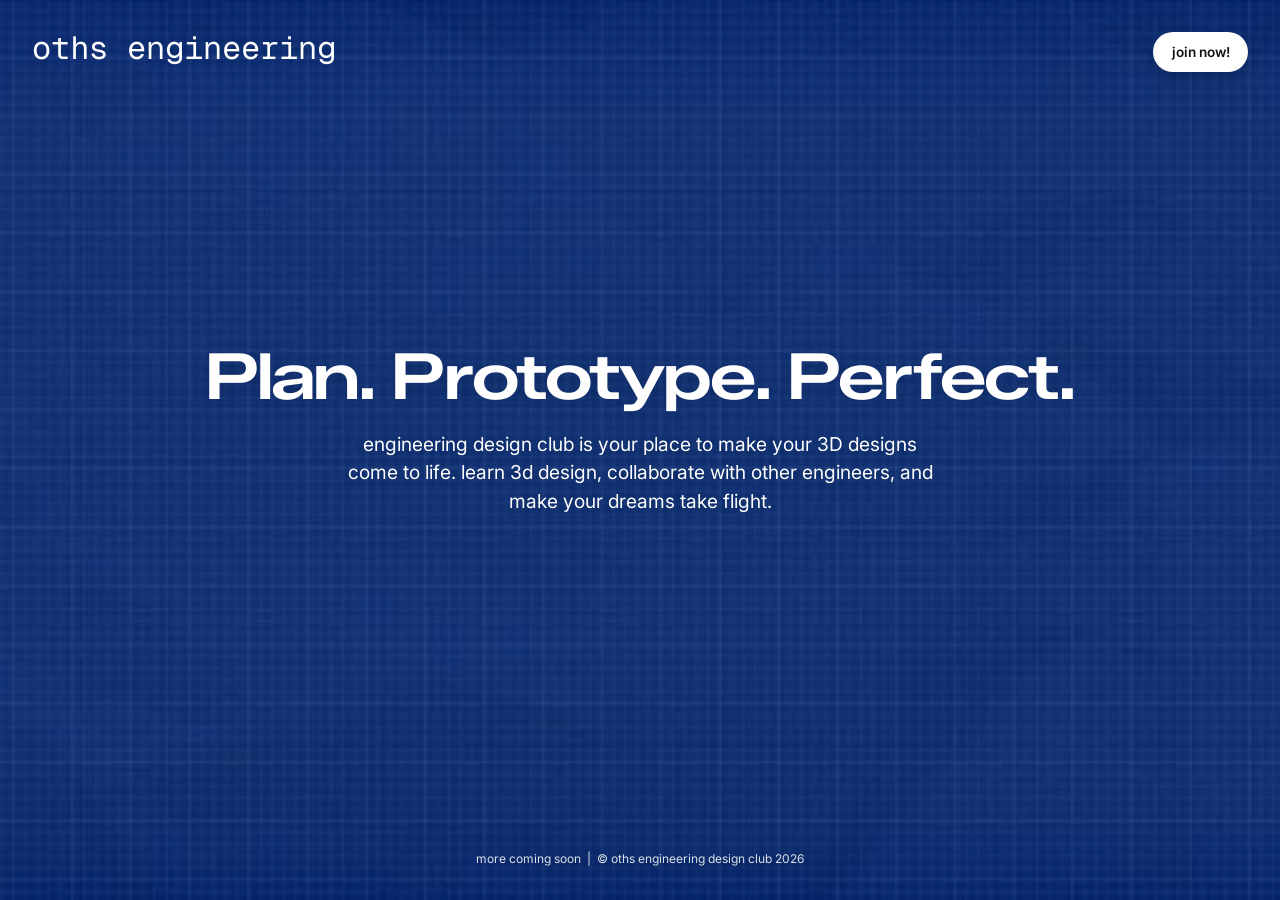
<file: .archive/index.html>
<!DOCTYPE html>
<html lang="en">
<head>
  <meta charset="UTF-8" />
  <meta name="viewport" content="width=device-width, initial-scale=1.0" />

  <title>oths engineering</title>

  <link rel="preconnect" href="https://fonts.googleapis.com">
  <link rel="preconnect" href="https://fonts.gstatic.com" crossorigin>
  <link href="https://fonts.googleapis.com/css2?family=Geist+Mono:ital,wght@0,100..900;1,100..900&family=Inter:ital,opsz,wght@0,14..32,100..900;1,14..32,100..900&family=Zalando+Sans+Expanded:ital,wght@0,200..900;1,200..900&display=swap" rel="stylesheet">

  <link rel="stylesheet" href="style.css" />
</head>

<body>
  <main class="page">

    <a class="wordmark" href="#">
      oths engineering
    </a>

    <button class="silly-button" type="button">
      join now!
    </button>

    <section class="hero">
      <h1>Plan. Prototype. Perfect.</h1>

      <p>
        engineering design club is your place to make your 3D designs come to life.
        learn 3d design, collaborate with other engineers, and make your dreams take flight.
      </p>
    </section>

    <footer class="footer">
      more coming soon&nbsp; | &nbsp;© oths engineering design club 2026
    </footer>

  </main>

  <script src="script.js"></script>
</body>
</html>
</file>
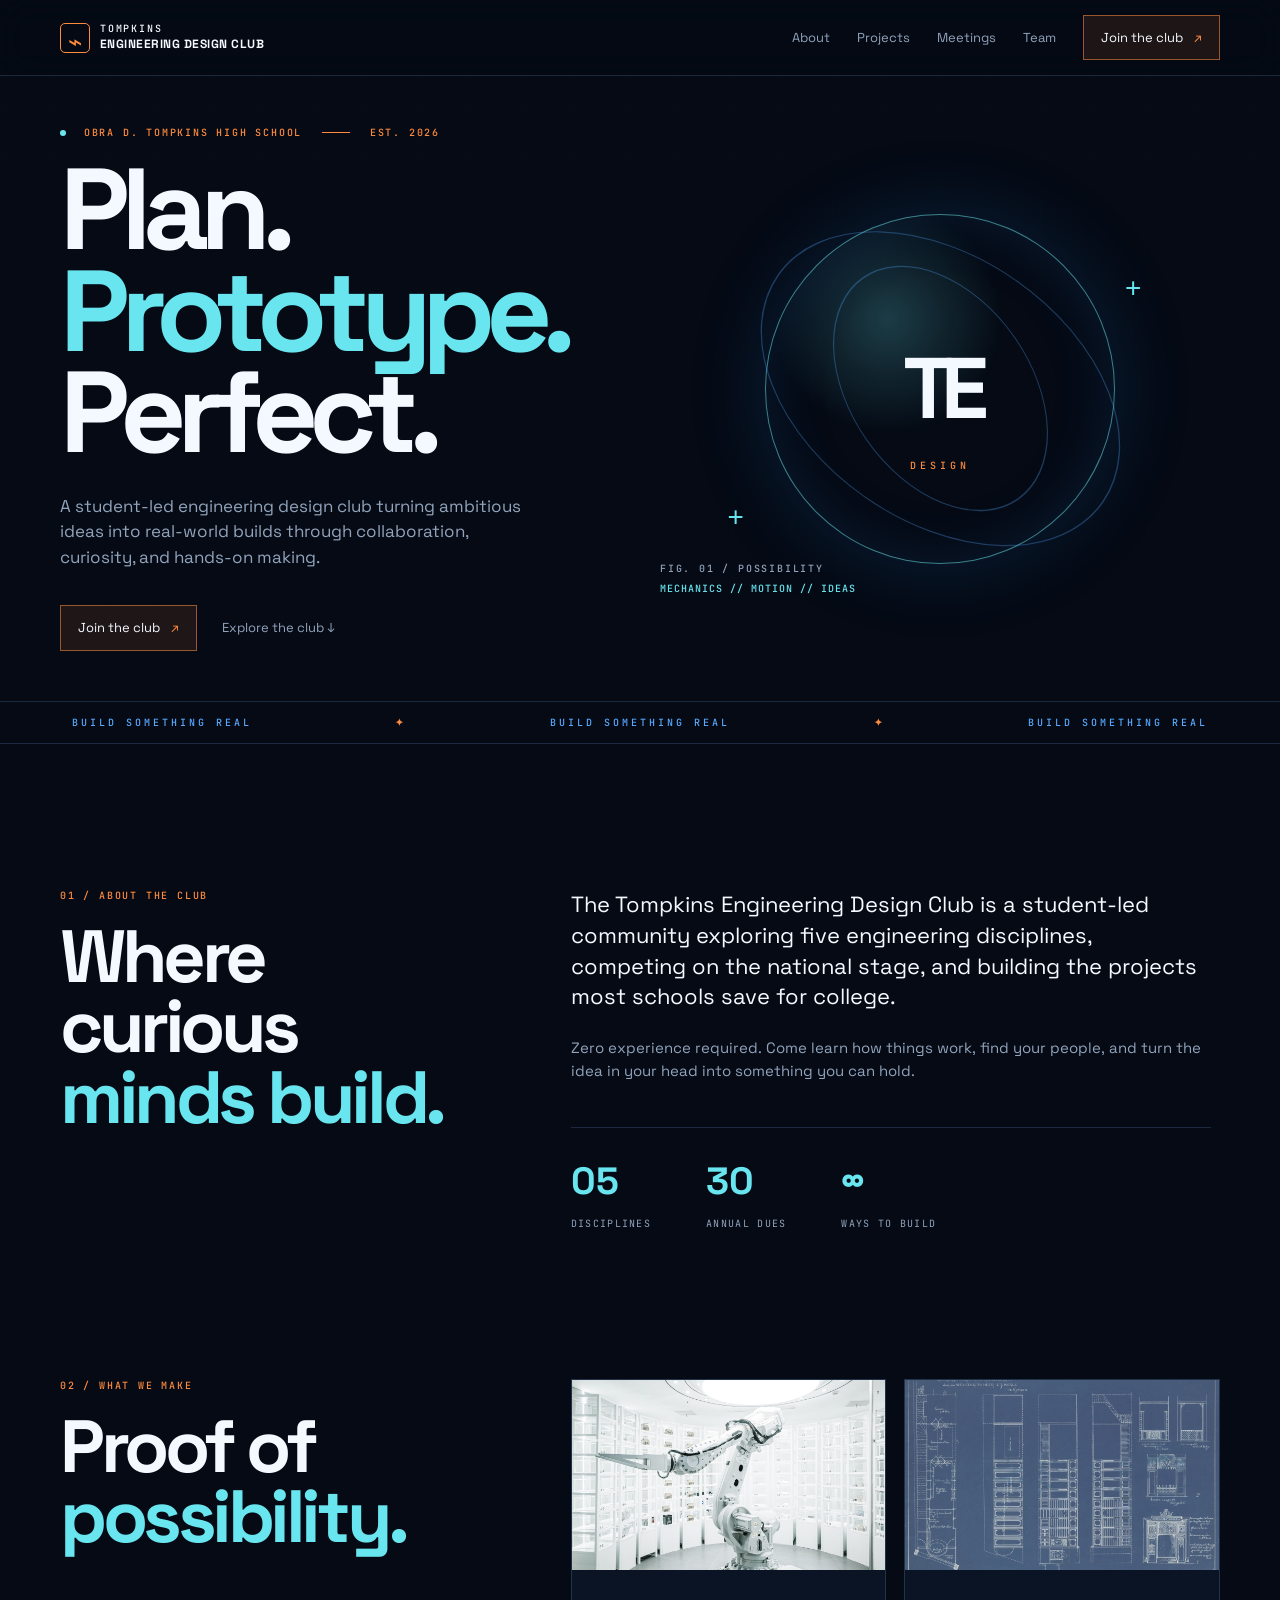
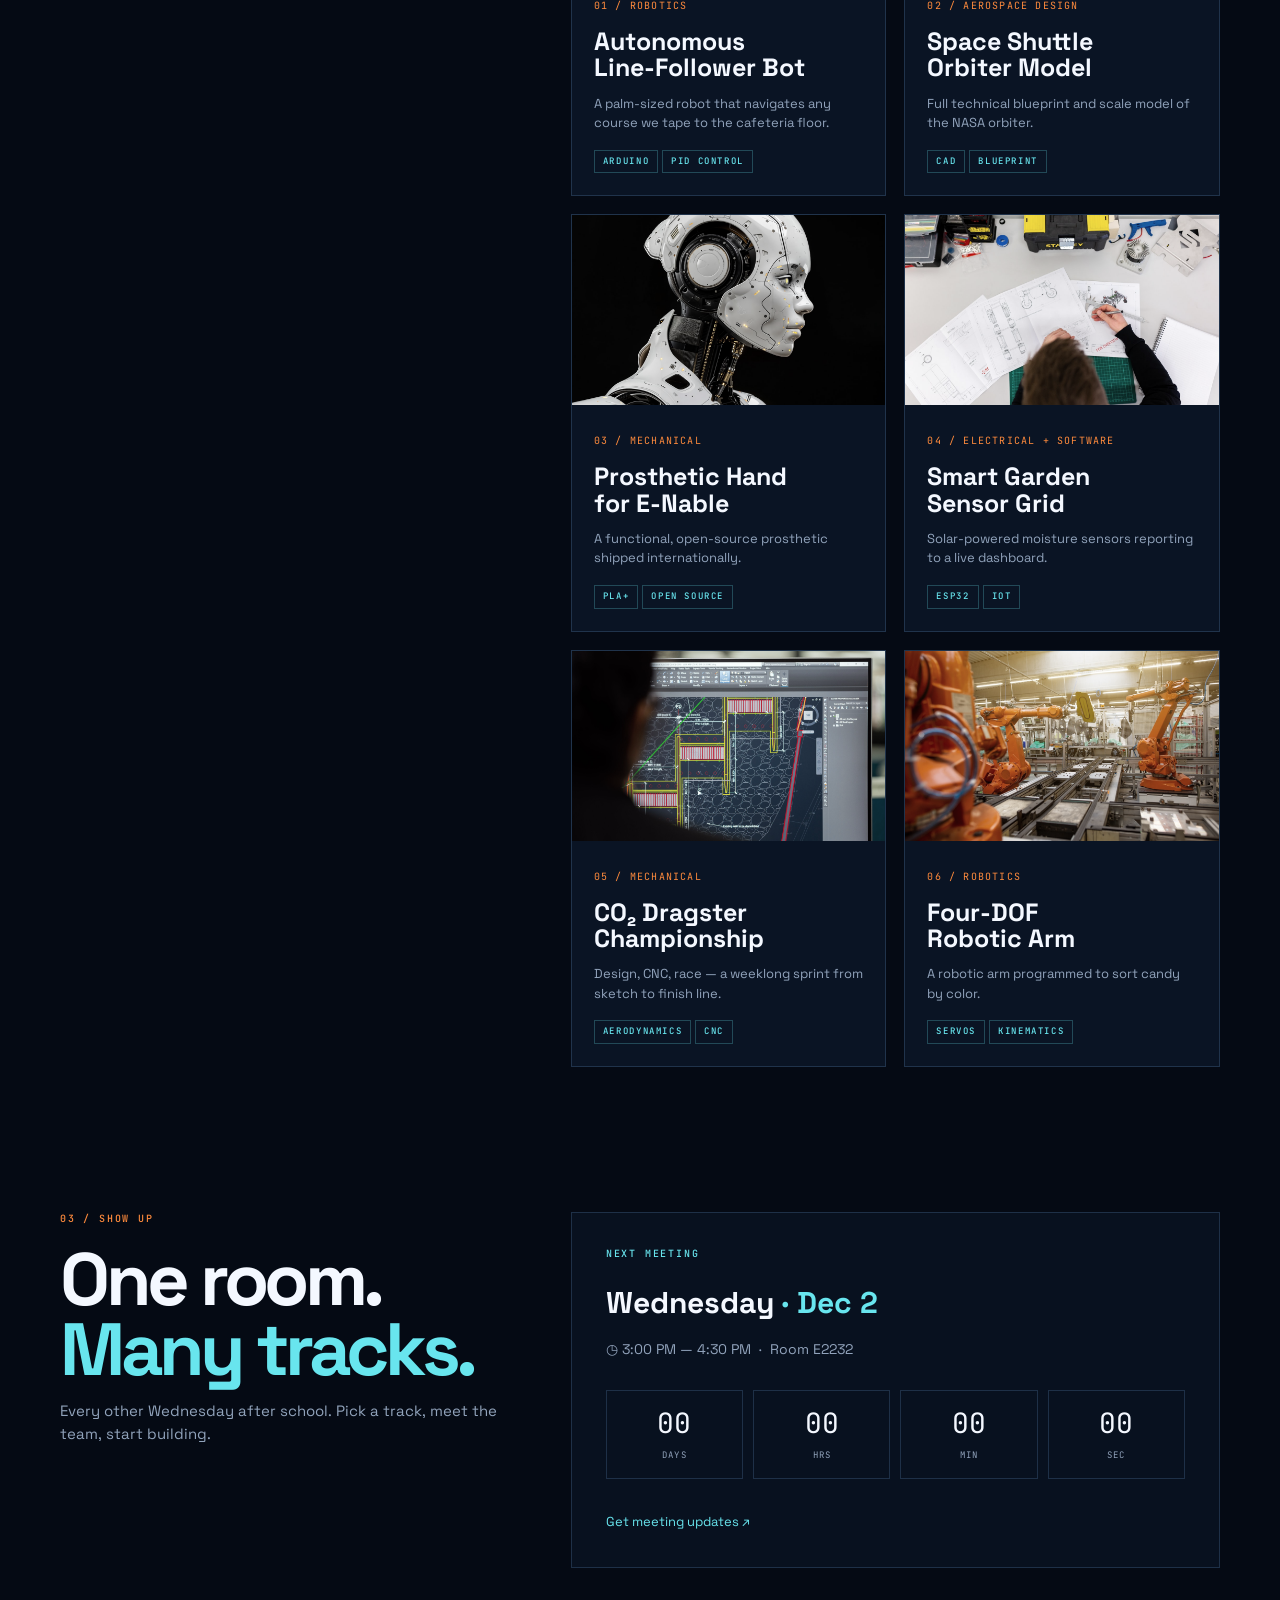
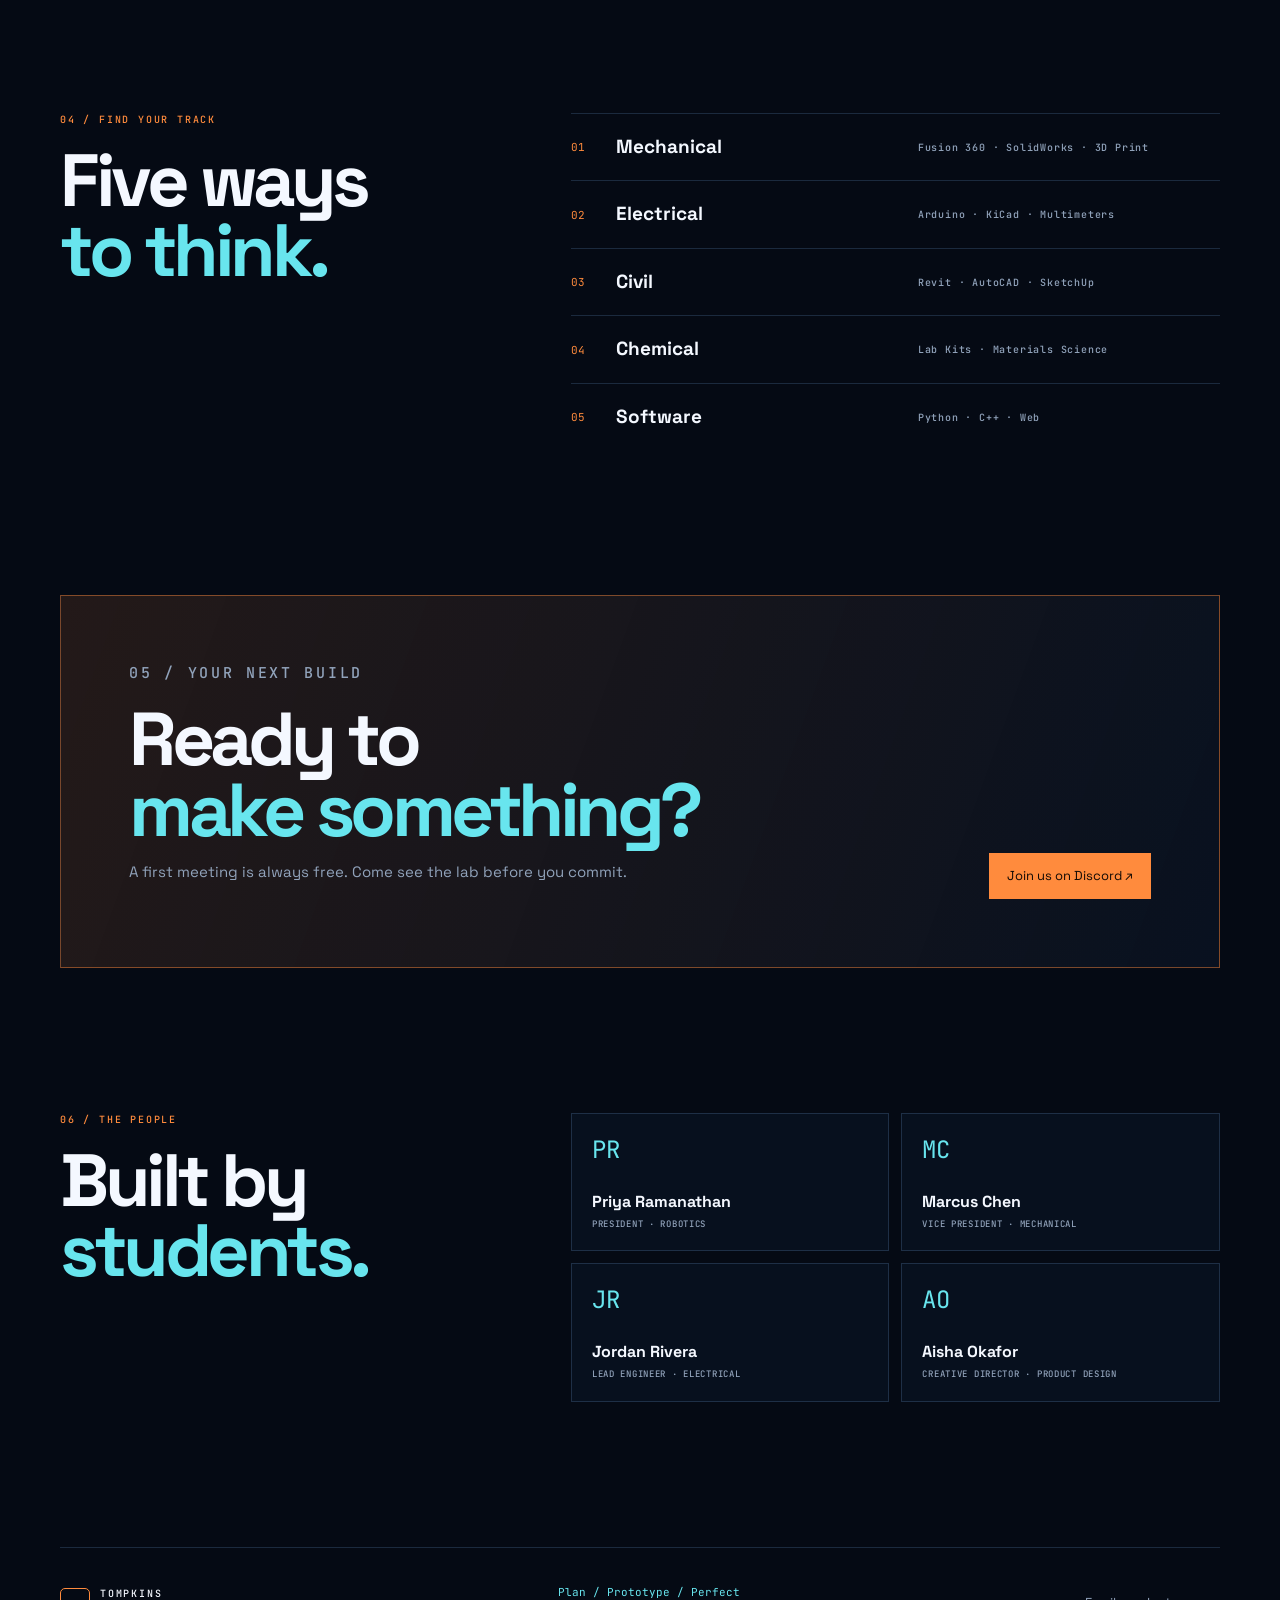
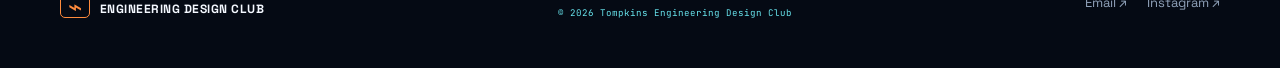
<file: vishwa-v1/index.html>
<!doctype html>
<html lang="en">
<head>
  <meta charset="utf-8">
  <meta name="viewport" content="width=device-width, initial-scale=1">
  <meta name="description" content="Tompkins Engineering Design Club — plan, prototype, and perfect.">
  <title>Tompkins Engineering Design Club</title>
  <link rel="preconnect" href="https://fonts.googleapis.com">
  <link rel="preconnect" href="https://fonts.gstatic.com" crossorigin>
  <link href="https://fonts.googleapis.com/css2?family=JetBrains+Mono:wght@400;500;600&family=Space+Grotesk:wght@400;500;600;700&display=swap" rel="stylesheet">
  <link rel="stylesheet" href="style.css">
</head>
<body>
  <div class="blueprint" aria-hidden="true"></div>
  <header class="site-header">
    <a class="brand" href="#home" aria-label="Tompkins Engineering Design Club home"><span class="brand-mark">⌁</span><span><small>TOMPKINS</small><strong>ENGINEERING DESIGN CLUB</strong></span></a>
    <button class="menu-toggle" aria-expanded="false" aria-controls="site-nav">Menu</button>
    <nav id="site-nav">
      <a href="#about">About</a><a href="#projects">Projects</a><a href="#meetings">Meetings</a><a href="#team">Team</a>
      <a class="nav-cta" href="#join">Join the club <span>↗</span></a>
    </nav>
  </header>

  <main>
    <section class="hero wrap" id="home">
      <div class="hero-copy">
        <p class="kicker"><span class="dot"></span> OBRA D. TOMPKINS HIGH SCHOOL <i></i> EST. 2026</p>
        <h1>Plan.<br><em>Prototype.</em><br>Perfect.</h1>
        <p class="hero-intro">A student-led engineering design club turning ambitious ideas into real-world builds through collaboration, curiosity, and hands-on making.</p>
        <div class="actions"><a class="button" href="#join">Join the club <span>↗</span></a><a class="quiet-link" href="#about">Explore the club ↓</a></div>
      </div>
      <div class="hero-visual">
        <div class="orb"><span>TE</span><b>DESIGN</b></div>
        <span class="crosshair crosshair-a">+</span><span class="crosshair crosshair-b">+</span>
        <p class="figure-label">FIG. 01 / POSSIBILITY<br><span>MECHANICS // MOTION // IDEAS</span></p>
      </div>
    </section>

    <section class="marquee" aria-label="Club motto"><span>BUILD SOMETHING REAL</span><b>✦</b><span>BUILD SOMETHING REAL</span><b>✦</b><span>BUILD SOMETHING REAL</span></section>

    <section class="section wrap" id="about">
      <div class="section-heading"><p class="kicker">01 / ABOUT THE CLUB</p><h2>Where curious<br><em>minds build.</em></h2></div>
      <div class="section-copy"><p class="lead">The Tompkins Engineering Design Club is a student-led community exploring five engineering disciplines, competing on the national stage, and building the projects most schools save for college.</p><p>Zero experience required. Come learn how things work, find your people, and turn the idea in your head into something you can hold.</p><div class="stats"><span><b>05</b><small>DISCIPLINES</small></span><span><b>30</b><small>ANNUAL DUES</small></span><span><b>∞</b><small>WAYS TO BUILD</small></span></div></div>
    </section>

    <section class="section wrap" id="projects">
      <div class="section-heading"><p class="kicker">02 / WHAT WE MAKE</p><h2>Proof of<br><em>possibility.</em></h2></div>
      <div class="project-grid">
        <article class="project-card featured"><img src="assets/robotics.jpg" alt="Robotics project in the lab"><div><small>01 / ROBOTICS</small><h3>Autonomous<br>Line-Follower Bot</h3><p>A palm-sized robot that navigates any course we tape to the cafeteria floor.</p><span class="tag">ARDUINO</span><span class="tag">PID CONTROL</span></div></article>
        <article class="project-card"><img src="assets/cad.jpg" alt="CAD blueprint and engineering model"><div><small>02 / AEROSPACE DESIGN</small><h3>Space Shuttle<br>Orbiter Model</h3><p>Full technical blueprint and scale model of the NASA orbiter.</p><span class="tag">CAD</span><span class="tag">BLUEPRINT</span></div></article>
        <article class="project-card"><img src="assets/prosthetic.jpg" alt="Assistive robotics prototype"><div><small>03 / MECHANICAL</small><h3>Prosthetic Hand<br>for E-Nable</h3><p>A functional, open-source prosthetic shipped internationally.</p><span class="tag">PLA+</span><span class="tag">OPEN SOURCE</span></div></article>
        <article class="project-card"><img src="assets/engineering.jpg" alt="Engineering team working on a prototype"><div><small>04 / ELECTRICAL + SOFTWARE</small><h3>Smart Garden<br>Sensor Grid</h3><p>Solar-powered moisture sensors reporting to a live dashboard.</p><span class="tag">ESP32</span><span class="tag">IOT</span></div></article>
        <article class="project-card"><img src="assets/dragster.jpg" alt="CO2 dragster car prepared for a race"><div><small>05 / MECHANICAL</small><h3>CO₂ Dragster<br>Championship</h3><p>Design, CNC, race — a weeklong sprint from sketch to finish line.</p><span class="tag">AERODYNAMICS</span><span class="tag">CNC</span></div></article>
        <article class="project-card"><img src="assets/robot-arm.jpg" alt="Four degree-of-freedom robotic arm"><div><small>06 / ROBOTICS</small><h3>Four-DOF<br>Robotic Arm</h3><p>A robotic arm programmed to sort candy by color.</p><span class="tag">SERVOS</span><span class="tag">KINEMATICS</span></div></article>
      </div>
    </section>

    <section class="section wrap split-section" id="meetings">
      <div class="section-heading"><p class="kicker">03 / SHOW UP</p><h2>One room.<br><em>Many tracks.</em></h2><p class="muted">Every other Wednesday after school. Pick a track, meet the team, start building.</p></div>
      <div class="meeting-card"><p class="kicker cyan">NEXT MEETING</p><h3>Wednesday <span id="next-date">· coming up</span></h3><p class="meeting-meta">◷ 3:00 PM — 4:30 PM&nbsp; · &nbsp;Room E2232</p><div class="countdown" aria-label="Countdown to next meeting"><span><b id="days">--</b><small>DAYS</small></span><span><b id="hours">--</b><small>HRS</small></span><span><b id="minutes">--</b><small>MIN</small></span><span><b id="seconds">--</b><small>SEC</small></span></div><a class="text-button" href="#join">Get meeting updates ↗</a></div>
    </section>

    <section class="section wrap tracks"><div class="section-heading"><p class="kicker">04 / FIND YOUR TRACK</p><h2>Five ways<br><em>to think.</em></h2></div><div class="track-list"><div><b>01</b><strong>Mechanical</strong><span>Fusion 360 · SolidWorks · 3D Print</span></div><div><b>02</b><strong>Electrical</strong><span>Arduino · KiCad · Multimeters</span></div><div><b>03</b><strong>Civil</strong><span>Revit · AutoCAD · SketchUp</span></div><div><b>04</b><strong>Chemical</strong><span>Lab Kits · Materials Science</span></div><div><b>05</b><strong>Software</strong><span>Python · C++ · Web</span></div></div></section>

    <section class="join-panel wrap" id="join"><div><p class="kicker">05 / YOUR NEXT BUILD</p><h2>Ready to<br><em>make something?</em></h2><p>A first meeting is always free. Come see the lab before you commit.</p></div><a class="button bright" href="https://discord.gg/PfBFUCfyv" target="_blank" rel="noreferrer">Join us on Discord ↗</a></section>

    <section class="section wrap team-section" id="team"><div class="section-heading"><p class="kicker">06 / THE PEOPLE</p><h2>Built by<br><em>students.</em></h2></div><div class="team-grid"><div><b>PR</b><strong>Priya Ramanathan</strong><small>PRESIDENT · ROBOTICS</small></div><div><b>MC</b><strong>Marcus Chen</strong><small>VICE PRESIDENT · MECHANICAL</small></div><div><b>JR</b><strong>Jordan Rivera</strong><small>LEAD ENGINEER · ELECTRICAL</small></div><div><b>AO</b><strong>Aisha Okafor</strong><small>CREATIVE DIRECTOR · PRODUCT DESIGN</small></div></div></section>
  </main>
  <footer class="wrap"><div class="brand"><span class="brand-mark">⌁</span><span><small>TOMPKINS</small><strong>ENGINEERING DESIGN CLUB</strong></span></div><p>Plan / Prototype / Perfect<br><small>© 2026 Tompkins Engineering Design Club</small></p><div class="footer-links"><a href="mailto:tompkins.engineering@katyisd.org">Email ↗</a><a href="https://instagram.com/oths_engineering" target="_blank" rel="noreferrer">Instagram ↗</a></div></footer>
  <script src="script.js"></script>
</body>
</html>
</file>
<file: .archive/style.css>
:root {
  --text: #fff;
  --button: #fff;
  --button-text: #111;
}

* {
  box-sizing: border-box;
  margin: 0;
  padding: 0;
}

html,
body {
  width: 100%;
  height: 100%;
}

body {
  font-family: "Inter", sans-serif;
  color: var(--text);
  overflow: hidden;
  background:
    linear-gradient(
      rgba(0, 0, 0, 0.18),
      rgba(0, 0, 0, 0.18)
    ),
    url("assets/blueprint.jpg") center / cover no-repeat;
}

.page {
  position: relative;
  width: 100%;
  height: 100dvh;
  display: flex;
  align-items: center;
  justify-content: center;
  padding: 2rem;
}

/* ---------- top ---------- */

.wordmark {
  position: absolute;
  top: 2rem;
  left: 2rem; /* Positioned on the top-left */

  font-family: "Geist Mono", serif;
  font-size: clamp(1.6rem, 2.5vw, 2.25rem);
  line-height: 1;
  color: white;
  text-decoration: none;
}

.silly-button {
  position: absolute;
  top: 2rem;
  right: 2rem; /* Positioned on the top-right */

  border: 0;
  border-radius: 999px;
  padding: 0.75rem 1.15rem;

  background: var(--button);
  color: var(--button-text);

  font-family: "Inter", sans-serif;
  font-size: 0.85rem;
  font-weight: 600;

  cursor: pointer;

  box-shadow:
    0 4px 12px rgba(0, 0, 0, 0.12);

  transform: translate(0, 0);
  transition:
    transform 160ms ease,
    box-shadow 160ms ease;
}

.silly-button:hover {
  box-shadow:
    0 8px 22px rgba(0, 0, 0, 0.2);
}

/* ---------- center ---------- */

.hero {
  width: min(900px, 100%);
  text-align: center;
  transform: translateY(-2vh);
}

.hero h1 {
  font-family: "Zalando Sans Expanded", sans-serif;
  font-size: clamp(3.5rem, 8vw, 4em);
  font-weight: 600;
  line-height: 0.9;
  letter-spacing: -0.03em;
  text-wrap: balance;

  text-shadow:
    0 2px 18px rgba(0, 0, 0, 0.12);
}

.hero p {
  max-width: 600px;
  margin: 1.5rem auto 0;

  font-size: clamp(1rem, 1.5vw, 1.2rem);
  line-height: 1.5;
  font-weight: 400;

  text-shadow:
    0 2px 12px rgba(0, 0, 0, 0.15);
}

/* ---------- bottom ---------- */

.footer {
  position: absolute;
  bottom: 2rem;
  left: 2rem;
  right: 2rem;

  text-align: center;

  font-size: 0.75rem;
  line-height: 1.4;
  opacity: 0.85;

  text-shadow:
    0 2px 10px rgba(0, 0, 0, 0.15);
}

/* ---------- mobile ---------- */

@media (max-width: 600px) {
  .page {
    padding: 1.25rem;
  }

  .wordmark {
    top: 1.25rem;
    left: 1.25rem;
  }

  .silly-button {
    top: 1.25rem;
    right: 1.25rem;
  }

  .footer {
    bottom: 1.25rem;
    left: 1.25rem;
    right: 1.25rem;
  }
}

@media (prefers-reduced-motion: reduce) {
  .silly-button {
    transition: none;
  }
}
</file>
<file: vishwa-v1/style.css>
:root{--bg:#050a14;--panel:#0a1424;--line:rgba(112,160,214,.22);--text:#f4f8ff;--muted:#91a3bb;--blue:#58a9ff;--cyan:#68e5ee;--orange:#ff8b3d}
*{box-sizing:border-box}html{scroll-behavior:smooth}body{margin:0;background:var(--bg);color:var(--text);font-family:"Space Grotesk",sans-serif;line-height:1.5}.blueprint{position:fixed;inset:0;pointer-events:none;opacity:.35;background-image:linear-gradient(rgba(76,137,210,.07) 1px,transparent 1px),linear-gradient(90deg,rgba(76,137,210,.07) 1px,transparent 1px);background-size:52px 52px;mask-image:linear-gradient(to bottom,#000,transparent 80%);z-index:-1}.wrap{width:min(1160px,calc(100% - 48px));margin-inline:auto}.site-header{height:76px;border-bottom:1px solid var(--line);display:flex;align-items:center;justify-content:space-between;padding:0 max(24px,calc((100% - 1160px)/2));position:sticky;top:0;background:rgba(5,10,20,.78);backdrop-filter:blur(16px);z-index:5}.brand{display:flex;align-items:center;gap:10px;color:var(--text);text-decoration:none}.brand-mark{width:30px;height:30px;border:1px solid var(--orange);color:var(--orange);display:grid;place-items:center;font-size:24px;border-radius:5px}.brand small,.brand strong{display:block}.brand small,.kicker,.tag,.figure-label,.track-list span,.team-grid small{font:500 10px/1.3 "JetBrains Mono",monospace;letter-spacing:.18em}.brand strong{font-size:12px;letter-spacing:.04em}nav{display:flex;align-items:center;gap:27px}nav a,.quiet-link,.footer-links a{color:var(--muted);font-size:13px;text-decoration:none}nav a:hover,.quiet-link:hover,.footer-links a:hover{color:var(--text)}.nav-cta,.button{padding:12px 17px;color:var(--text);border:1px solid rgba(255,139,61,.55);background:rgba(255,139,61,.1);text-decoration:none;font-size:13px}.nav-cta span,.button span{color:var(--orange);margin-left:8px}.menu-toggle{display:none;background:none;color:var(--text);border:1px solid var(--line);padding:8px 12px}.hero{min-height:625px;display:grid;grid-template-columns:1fr 1fr;align-items:center;gap:40px}.kicker{color:var(--orange);margin:0 0 20px}.kicker i{display:inline-block;width:28px;border-top:1px solid var(--orange);margin:0 12px 3px}.dot{display:inline-block;width:6px;height:6px;border-radius:50%;background:var(--cyan);margin-right:10px}.hero h1{font-size:clamp(68px,9vw,124px);line-height:.88;letter-spacing:-.08em;margin:0 0 30px}.hero h1 em,h2 em{font-style:normal;color:var(--cyan)}.hero-intro{max-width:465px;color:var(--muted);font-size:17px}.actions{display:flex;align-items:center;gap:25px;margin-top:35px}.hero-visual{height:440px;position:relative;display:grid;place-items:center}.orb{width:min(350px,70vw);aspect-ratio:1;border-radius:50%;border:1px solid rgba(104,229,238,.55);box-shadow:0 0 80px rgba(32,117,205,.2),inset 0 0 60px rgba(32,117,205,.15);display:grid;place-items:center;position:relative;background:radial-gradient(circle at 35% 30%,rgba(104,229,238,.23),transparent 35%)}.orb:before,.orb:after{content:"";position:absolute;border:1px solid rgba(88,169,255,.3);border-radius:50%;inset:12%;transform:rotate(35deg) scaleX(1.5)}.orb:after{inset:24%;transform:rotate(-35deg) scaleY(1.5)}.orb span{font-size:86px;font-weight:700;letter-spacing:-.15em;color:var(--text)}.orb b{position:absolute;bottom:26%;font:500 10px "JetBrains Mono";letter-spacing:.4em;color:var(--orange)}.crosshair{position:absolute;color:var(--cyan);font:28px monospace}.crosshair-a{top:24%;right:14%}.crosshair-b{bottom:17%;left:12%}.figure-label{position:absolute;bottom:0;left:0;color:var(--muted);line-height:2}.figure-label span{color:var(--cyan);letter-spacing:.1em}.marquee{border-block:1px solid var(--line);padding:14px 0;display:flex;justify-content:space-around;color:var(--blue);font:500 10px "JetBrains Mono";letter-spacing:.3em}.marquee b{color:var(--orange)}.section{padding-top:145px;display:grid;grid-template-columns:38% 1fr;gap:70px}.section-heading h2,.join-panel h2{font-size:clamp(44px,6vw,74px);line-height:.95;letter-spacing:-.06em;margin:0}.section-copy{max-width:640px}.lead{font-size:22px;color:var(--text);line-height:1.4;margin:0 0 25px}.section-copy p:not(.lead),.muted,.join-panel p{color:var(--muted);font-size:15px}.stats{border-top:1px solid var(--line);display:flex;gap:55px;margin-top:45px;padding-top:25px}.stats b{display:block;font-size:38px;color:var(--cyan)}.stats small{font:10px "JetBrains Mono";letter-spacing:.13em;color:var(--muted)}.project-grid{display:grid;grid-template-columns:1fr 1fr;gap:18px}.project-card{background:var(--panel);border:1px solid var(--line);overflow:hidden}.project-card img{width:100%;height:190px;object-fit:cover;filter:saturate(.7);display:block}.project-card div{padding:22px}.project-card small{font:10px "JetBrains Mono";letter-spacing:.12em;color:var(--orange)}.project-card h3{font-size:25px;line-height:1.05;margin:12px 0}.project-card p{font-size:13px;color:var(--muted);min-height:38px}.tag{display:inline-block;padding:5px 8px;border:1px solid rgba(104,229,238,.25);color:var(--cyan);font-size:9px;margin:4px 4px 0 0}.split-section{align-items:start}.meeting-card{border:1px solid var(--line);padding:34px;background:rgba(10,20,36,.7)}.cyan{color:var(--cyan)}.meeting-card h3{font-size:30px;margin:10px 0}.meeting-card h3 span{color:var(--cyan)}.meeting-meta{color:var(--muted);font-size:14px}.countdown{display:grid;grid-template-columns:repeat(4,1fr);gap:10px;margin:30px 0}.countdown span{text-align:center;border:1px solid var(--line);padding:13px 4px}.countdown b{display:block;font:28px "JetBrains Mono"}.countdown small{font:9px "JetBrains Mono";color:var(--muted);letter-spacing:.12em}.text-button{color:var(--cyan);font-size:13px;text-decoration:none}.tracks{grid-template-columns:38% 1fr}.track-list>div{display:grid;grid-template-columns:45px 1fr 1fr;align-items:center;border-top:1px solid var(--line);padding:19px 0}.track-list b{font:11px "JetBrains Mono";color:var(--orange)}.track-list strong{font-size:19px}.track-list span{color:var(--muted);font-size:10px;letter-spacing:.08em}.join-panel{margin-top:145px;padding:68px;border:1px solid rgba(255,139,61,.45);background:linear-gradient(110deg,rgba(255,139,61,.12),rgba(10,20,36,.75));display:flex;align-items:end;justify-content:space-between;gap:20px}.join-panel h2{font-size:clamp(45px,6vw,75px)}.bright{background:var(--orange);border-color:var(--orange);color:#140b05}.team-grid{display:grid;grid-template-columns:1fr 1fr;gap:12px}.team-grid>div{border:1px solid var(--line);padding:20px;background:rgba(10,20,36,.65)}.team-grid b{display:block;color:var(--cyan);font:24px "JetBrains Mono";margin-bottom:25px}.team-grid strong,.team-grid small{display:block}.team-grid small{color:var(--muted);font-size:9px;margin-top:5px;letter-spacing:.08em}footer{margin-top:145px;padding:35px 0 45px;border-top:1px solid var(--line);display:flex;align-items:center;justify-content:space-between}footer p{margin:0;color:var(--cyan);font:11px "JetBrains Mono";line-height:1.8}.footer-links{display:flex;gap:20px}
@media(max-width:720px){.wrap{width:calc(100% - 32px)}.site-header{padding:0 16px}.menu-toggle{display:block}nav{display:none;position:absolute;top:76px;left:0;right:0;padding:20px 16px;background:var(--bg);border-bottom:1px solid var(--line);flex-direction:column;align-items:stretch}nav.open{display:flex}.hero{grid-template-columns:1fr;min-height:auto;padding-top:90px;padding-bottom:85px}.hero-visual{height:320px}.orb{width:270px}.orb span{font-size:65px}.section{padding-top:90px;grid-template-columns:1fr;gap:35px}.section-heading h2{font-size:52px}.project-grid{grid-template-columns:1fr}.project-card img{height:210px}.join-panel{margin-top:90px;padding:35px 25px;display:block}.join-panel .button{display:inline-block;margin-top:25px}.track-list>div{grid-template-columns:35px 1fr}.track-list span{grid-column:2;margin-top:4px}.team-grid{grid-template-columns:1fr}.marquee{gap:25px;justify-content:flex-start;overflow:hidden;white-space:nowrap}.marquee span:nth-of-type(2),.marquee span:nth-of-type(3),.marquee b:nth-of-type(2){display:none}footer{margin-top:90px;display:grid;gap:24px}.footer-links{order:2}}
</file>
